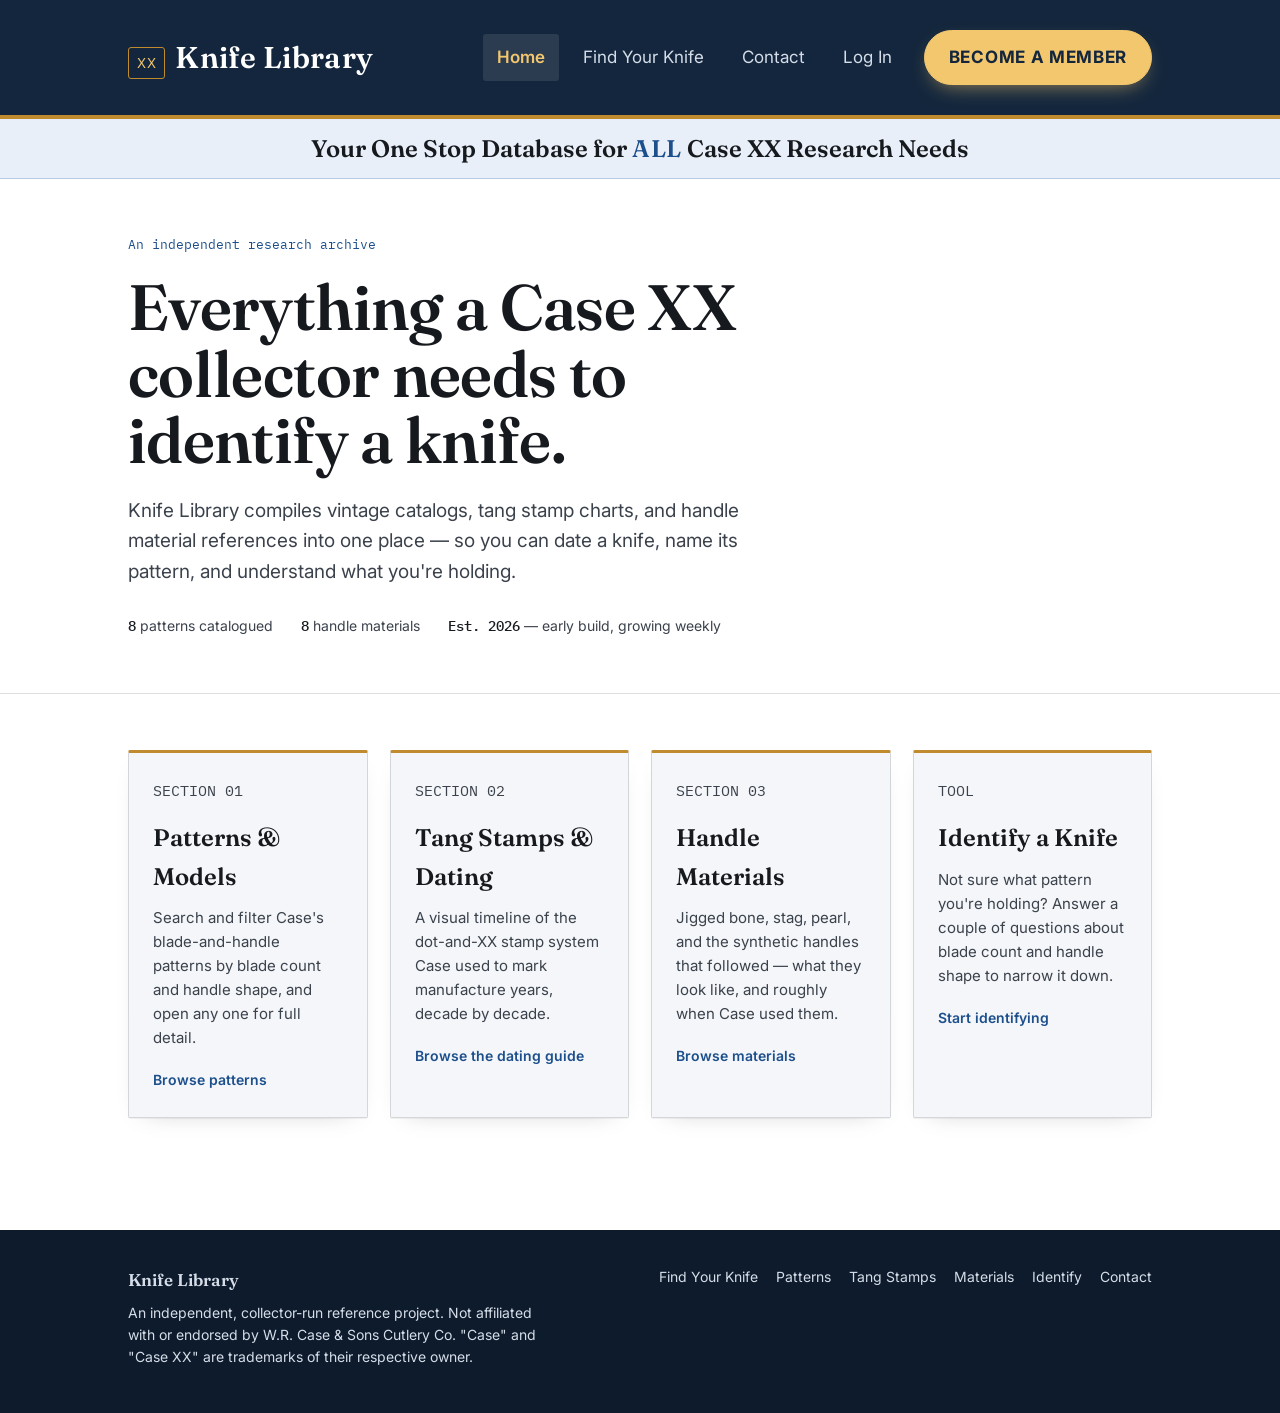
<file: index.html>
<!doctype html>
<html lang="en">
<head>
  <meta charset="utf-8" />
  <meta name="viewport" content="width=device-width, initial-scale=1" />
  <title>Knife Library — A research archive for Case XX collectors</title>
  <meta name="description" content="An independent reference archive for Case XX pocketknife collectors: patterns and models, tang stamp dating, and handle materials." />
  <link rel="preconnect" href="https://fonts.googleapis.com">
  <link rel="preconnect" href="https://fonts.gstatic.com" crossorigin>
  <link href="https://fonts.googleapis.com/css2?family=Fraunces:opsz,wght@9..144,500;9..144,600;9..144,700&family=Inter:wght@400;500;600&family=IBM+Plex+Mono:wght@400;500&display=swap" rel="stylesheet">
  <link rel="stylesheet" href="/styles.css" />
</head>
<body>

  <header class="site-header header-prominent">
    <div class="wrap">
      <a class="brand" href="/">
        <span class="brand-mark">XX</span>
        <span class="brand-name">Knife Library</span>
      </a>
      <nav class="main-nav" aria-label="Main">
        <a href="/" aria-current="page">Home</a>
        <a href="/find.html">Find Your Knife</a>
        <a href="/contact.html">Contact</a>
        <a href="/login.html">Log In</a>
        <a href="/join.html" class="nav-cta">BECOME A MEMBER</a>
      </nav>
    </div>
  </header>

  <section class="tagline-band" aria-label="About Knife Library">
    <div class="wrap">
      <p class="tagline">Your One Stop Database for <span class="tagline-em">ALL</span> Case XX Research Needs</p>
    </div>
  </section>

  <section class="hero">
    <div class="wrap">
      <p class="hero-eyebrow">An independent research archive</p>
      <h1>Everything a Case XX collector needs to identify a knife.</h1>
      <p class="lede">Knife Library compiles vintage catalogs, tang stamp charts, and handle material references into one place — so you can date a knife, name its pattern, and understand what you're holding.</p>
      <div class="hero-meta">
        <span><strong>8</strong> patterns catalogued</span>
        <span><strong>8</strong> handle materials</span>
        <span><strong>Est. 2026</strong> — early build, growing weekly</span>
      </div>
    </div>
  </section>

  <section class="drawers-section">
    <div class="wrap drawers">
      <a class="drawer" href="/patterns.html">
        <p class="drawer-label">SECTION 01</p>
        <h2>Patterns &amp; Models</h2>
        <p>Search and filter Case's blade-and-handle patterns by blade count and handle shape, and open any one for full detail.</p>
        <span class="drawer-cta">Browse patterns</span>
      </a>
      <a class="drawer" href="/tang-stamps.html">
        <p class="drawer-label">SECTION 02</p>
        <h2>Tang Stamps &amp; Dating</h2>
        <p>A visual timeline of the dot-and-XX stamp system Case used to mark manufacture years, decade by decade.</p>
        <span class="drawer-cta">Browse the dating guide</span>
      </a>
      <a class="drawer" href="/materials.html">
        <p class="drawer-label">SECTION 03</p>
        <h2>Handle Materials</h2>
        <p>Jigged bone, stag, pearl, and the synthetic handles that followed — what they look like, and roughly when Case used them.</p>
        <span class="drawer-cta">Browse materials</span>
      </a>
      <a class="drawer" href="/identify.html">
        <p class="drawer-label">TOOL</p>
        <h2>Identify a Knife</h2>
        <p>Not sure what pattern you're holding? Answer a couple of questions about blade count and handle shape to narrow it down.</p>
        <span class="drawer-cta">Start identifying</span>
      </a>
    </div>
  </section>

  <footer class="site-footer">
    <div class="wrap">
      <div>
        <p class="foot-brand">Knife Library</p>
        <p>An independent, collector-run reference project. Not affiliated with or endorsed by W.R. Case &amp; Sons Cutlery Co. "Case" and "Case XX" are trademarks of their respective owner.</p>
      </div>
      <nav aria-label="Reference">
        <a href="/find.html">Find Your Knife</a>
        <a href="/patterns.html">Patterns</a>
        <a href="/tang-stamps.html">Tang Stamps</a>
        <a href="/materials.html">Materials</a>
        <a href="/identify.html">Identify</a>
        <a href="/contact.html">Contact</a>
      </nav>
    </div>
  </footer>

</body>
</html>
</file>
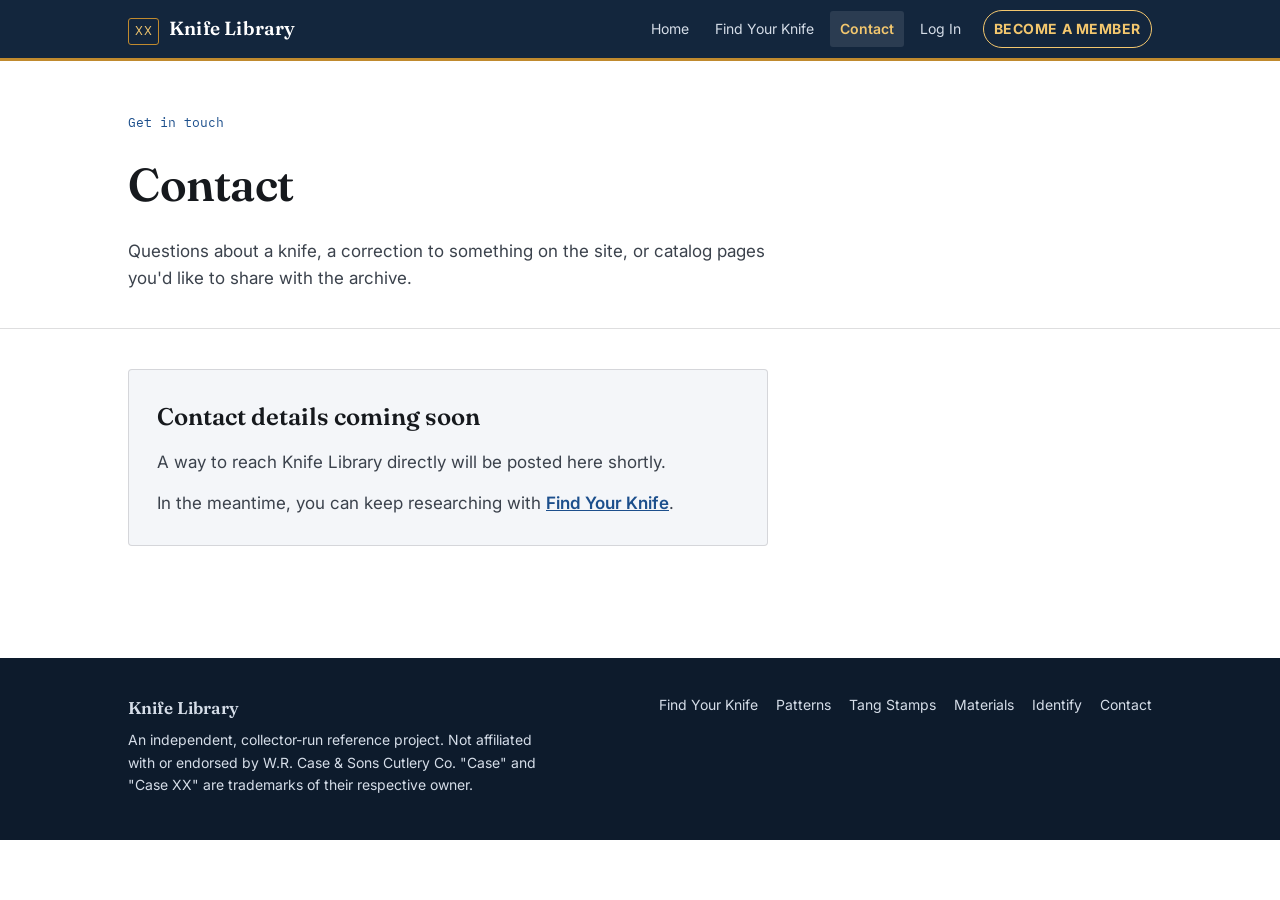
<file: contact.html>
<!doctype html>
<html lang="en">
<head>
  <meta charset="utf-8" />
  <meta name="viewport" content="width=device-width, initial-scale=1" />
  <title>Contact — Knife Library</title>
  <meta name="description" content="Contact Knife Library." />
  <link rel="preconnect" href="https://fonts.googleapis.com">
  <link rel="preconnect" href="https://fonts.gstatic.com" crossorigin>
  <link href="https://fonts.googleapis.com/css2?family=Fraunces:opsz,wght@9..144,500;9..144,600;9..144,700&family=Inter:wght@400;500;600&family=IBM+Plex+Mono:wght@400;500&display=swap" rel="stylesheet">
  <link rel="stylesheet" href="/styles.css" />
</head>
<body>

  <header class="site-header">
    <div class="wrap">
      <a class="brand" href="/">
        <span class="brand-mark">XX</span>
        <span class="brand-name">Knife Library</span>
      </a>
      <nav class="main-nav" aria-label="Main">
        <a href="/">Home</a>
        <a href="/find.html">Find Your Knife</a>
        <a href="/contact.html" aria-current="page">Contact</a>
        <a href="/login.html">Log In</a>
        <a href="/join.html" class="nav-cta">BECOME A MEMBER</a>
      </nav>
    </div>
  </header>

  <section class="page-head">
    <div class="wrap">
      <p class="hero-eyebrow">Get in touch</p>
      <h1>Contact</h1>
      <p class="lede">Questions about a knife, a correction to something on the site, or catalog pages you'd like to share with the archive.</p>
    </div>
  </section>

  <section class="wrap info-section">
    <div class="info-card">
      <h2>Contact details coming soon</h2>
      <p>A way to reach Knife Library directly will be posted here shortly.</p>
      <p>In the meantime, you can keep researching with <a href="/find.html">Find Your Knife</a>.</p>
    </div>
  </section>

  <footer class="site-footer">
    <div class="wrap">
      <div>
        <p class="foot-brand">Knife Library</p>
        <p>An independent, collector-run reference project. Not affiliated with or endorsed by W.R. Case &amp; Sons Cutlery Co. "Case" and "Case XX" are trademarks of their respective owner.</p>
      </div>
      <nav aria-label="Reference">
        <a href="/find.html">Find Your Knife</a>
        <a href="/patterns.html">Patterns</a>
        <a href="/tang-stamps.html">Tang Stamps</a>
        <a href="/materials.html">Materials</a>
        <a href="/identify.html">Identify</a>
        <a href="/contact.html">Contact</a>
      </nav>
    </div>
  </footer>

</body>
</html>
</file>
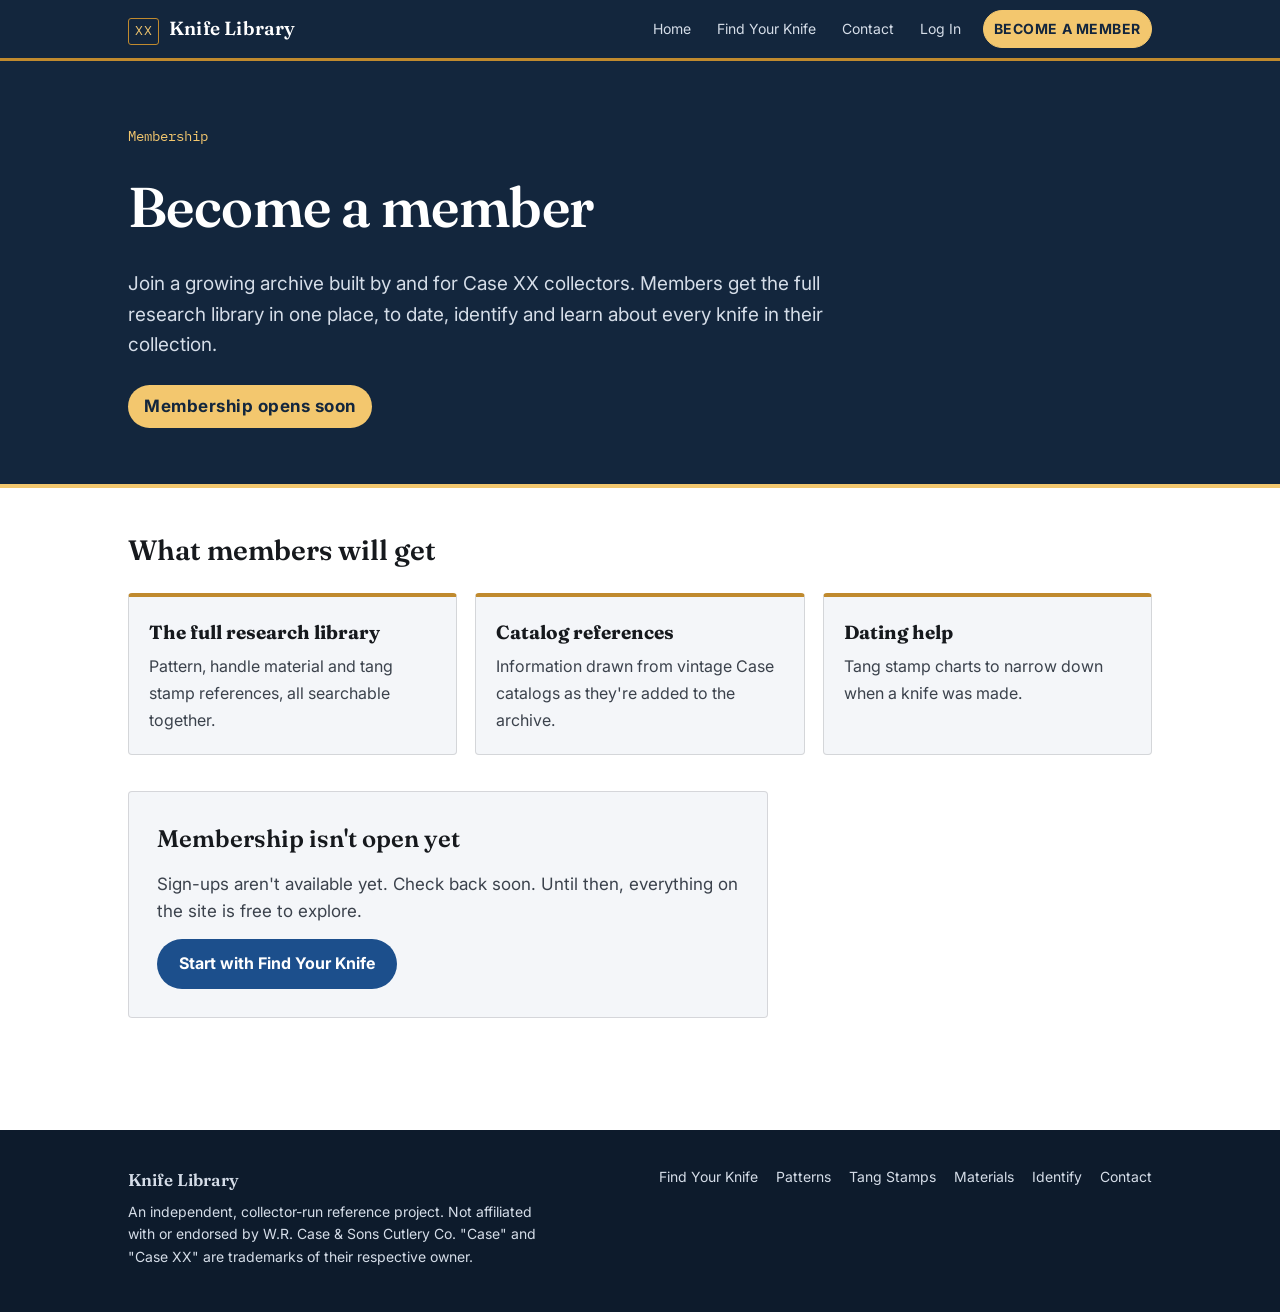
<file: join.html>
<!doctype html>
<html lang="en">
<head>
  <meta charset="utf-8" />
  <meta name="viewport" content="width=device-width, initial-scale=1" />
  <title>Become a Member — Knife Library</title>
  <meta name="description" content="Become a Knife Library member." />
  <link rel="preconnect" href="https://fonts.googleapis.com">
  <link rel="preconnect" href="https://fonts.gstatic.com" crossorigin>
  <link href="https://fonts.googleapis.com/css2?family=Fraunces:opsz,wght@9..144,500;9..144,600;9..144,700&family=Inter:wght@400;500;600&family=IBM+Plex+Mono:wght@400;500&display=swap" rel="stylesheet">
  <link rel="stylesheet" href="/styles.css" />
</head>
<body>

  <header class="site-header">
    <div class="wrap">
      <a class="brand" href="/">
        <span class="brand-mark">XX</span>
        <span class="brand-name">Knife Library</span>
      </a>
      <nav class="main-nav" aria-label="Main">
        <a href="/">Home</a>
        <a href="/find.html">Find Your Knife</a>
        <a href="/contact.html">Contact</a>
        <a href="/login.html">Log In</a>
        <a href="/join.html" class="nav-cta" aria-current="page">BECOME A MEMBER</a>
      </nav>
    </div>
  </header>

  <section class="join-hero">
    <div class="wrap">
      <p class="join-eyebrow">Membership</p>
      <h1>Become a member</h1>
      <p class="join-lede">Join a growing archive built by and for Case XX collectors. Members get the full research library in one place, to date, identify and learn about every knife in their collection.</p>
      <p class="join-status">Membership opens soon</p>
    </div>
  </section>

  <section class="wrap info-section">
    <h2 class="join-subhead">What members will get</h2>
    <ul class="benefit-list">
      <li><strong>The full research library</strong><span>Pattern, handle material and tang stamp references, all searchable together.</span></li>
      <li><strong>Catalog references</strong><span>Information drawn from vintage Case catalogs as they're added to the archive.</span></li>
      <li><strong>Dating help</strong><span>Tang stamp charts to narrow down when a knife was made.</span></li>
    </ul>
    <div class="info-card join-card">
      <h2>Membership isn't open yet</h2>
      <p>Sign-ups aren't available yet. Check back soon. Until then, everything on the site is free to explore.</p>
      <p><a class="cta-button" href="/find.html">Start with Find Your Knife</a></p>
    </div>
  </section>

  <footer class="site-footer">
    <div class="wrap">
      <div>
        <p class="foot-brand">Knife Library</p>
        <p>An independent, collector-run reference project. Not affiliated with or endorsed by W.R. Case &amp; Sons Cutlery Co. "Case" and "Case XX" are trademarks of their respective owner.</p>
      </div>
      <nav aria-label="Reference">
        <a href="/find.html">Find Your Knife</a>
        <a href="/patterns.html">Patterns</a>
        <a href="/tang-stamps.html">Tang Stamps</a>
        <a href="/materials.html">Materials</a>
        <a href="/identify.html">Identify</a>
        <a href="/contact.html">Contact</a>
      </nav>
    </div>
  </footer>

</body>
</html>
</file>
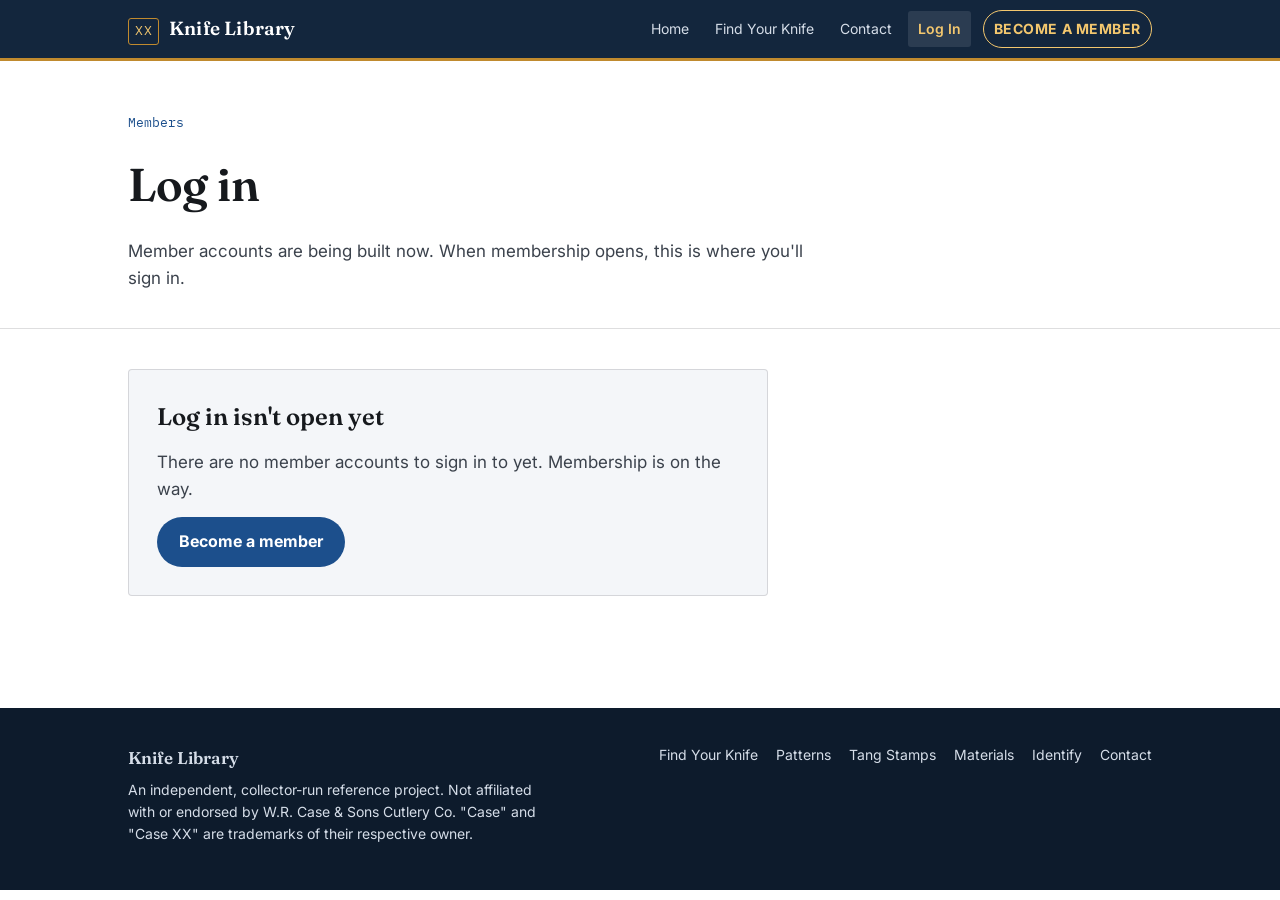
<file: login.html>
<!doctype html>
<html lang="en">
<head>
  <meta charset="utf-8" />
  <meta name="viewport" content="width=device-width, initial-scale=1" />
  <title>Log In — Knife Library</title>
  <meta name="description" content="Member log in for Knife Library." />
  <link rel="preconnect" href="https://fonts.googleapis.com">
  <link rel="preconnect" href="https://fonts.gstatic.com" crossorigin>
  <link href="https://fonts.googleapis.com/css2?family=Fraunces:opsz,wght@9..144,500;9..144,600;9..144,700&family=Inter:wght@400;500;600&family=IBM+Plex+Mono:wght@400;500&display=swap" rel="stylesheet">
  <link rel="stylesheet" href="/styles.css" />
</head>
<body>

  <header class="site-header">
    <div class="wrap">
      <a class="brand" href="/">
        <span class="brand-mark">XX</span>
        <span class="brand-name">Knife Library</span>
      </a>
      <nav class="main-nav" aria-label="Main">
        <a href="/">Home</a>
        <a href="/find.html">Find Your Knife</a>
        <a href="/contact.html">Contact</a>
        <a href="/login.html" aria-current="page">Log In</a>
        <a href="/join.html" class="nav-cta">BECOME A MEMBER</a>
      </nav>
    </div>
  </header>

  <section class="page-head">
    <div class="wrap">
      <p class="hero-eyebrow">Members</p>
      <h1>Log in</h1>
      <p class="lede">Member accounts are being built now. When membership opens, this is where you'll sign in.</p>
    </div>
  </section>

  <section class="wrap info-section">
    <div class="info-card">
      <h2>Log in isn't open yet</h2>
      <p>There are no member accounts to sign in to yet. Membership is on the way.</p>
      <p><a class="cta-button" href="/join.html">Become a member</a></p>
    </div>
  </section>

  <footer class="site-footer">
    <div class="wrap">
      <div>
        <p class="foot-brand">Knife Library</p>
        <p>An independent, collector-run reference project. Not affiliated with or endorsed by W.R. Case &amp; Sons Cutlery Co. "Case" and "Case XX" are trademarks of their respective owner.</p>
      </div>
      <nav aria-label="Reference">
        <a href="/find.html">Find Your Knife</a>
        <a href="/patterns.html">Patterns</a>
        <a href="/tang-stamps.html">Tang Stamps</a>
        <a href="/materials.html">Materials</a>
        <a href="/identify.html">Identify</a>
        <a href="/contact.html">Contact</a>
      </nav>
    </div>
  </footer>

</body>
</html>
</file>
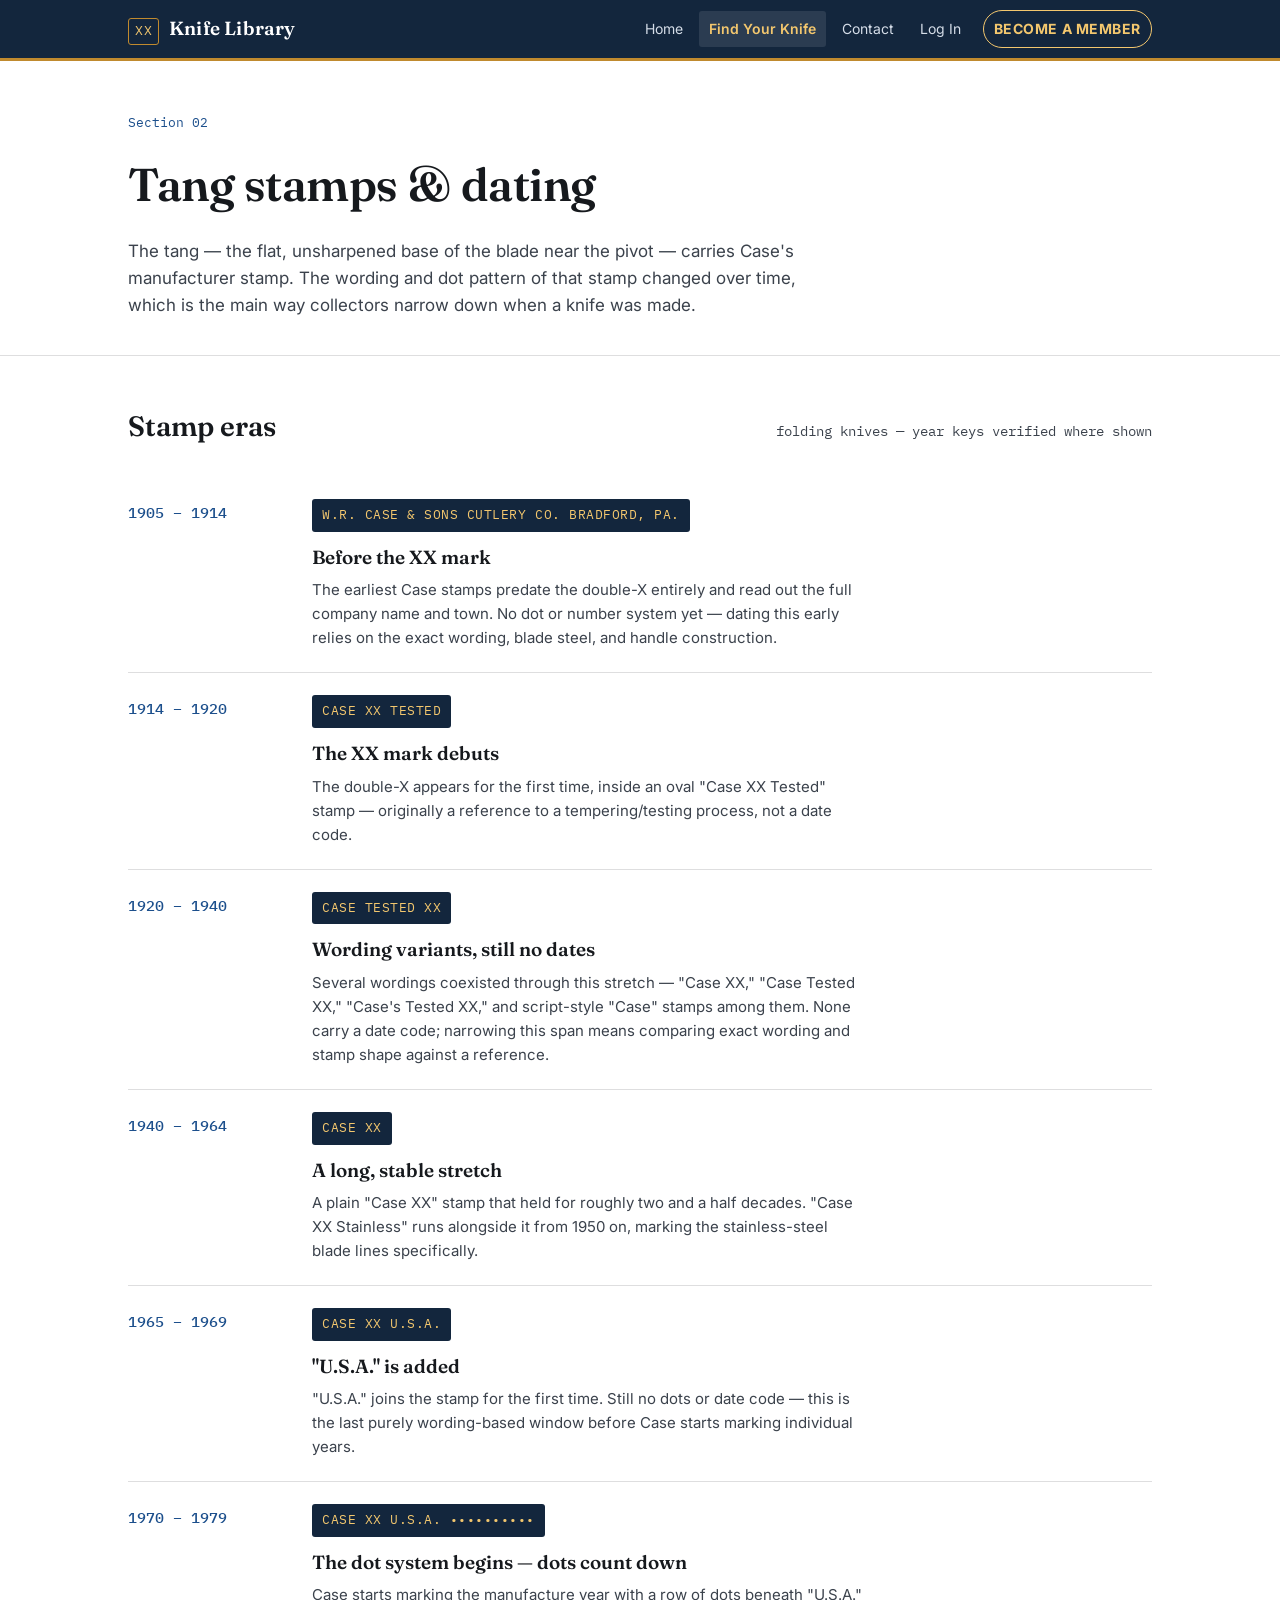
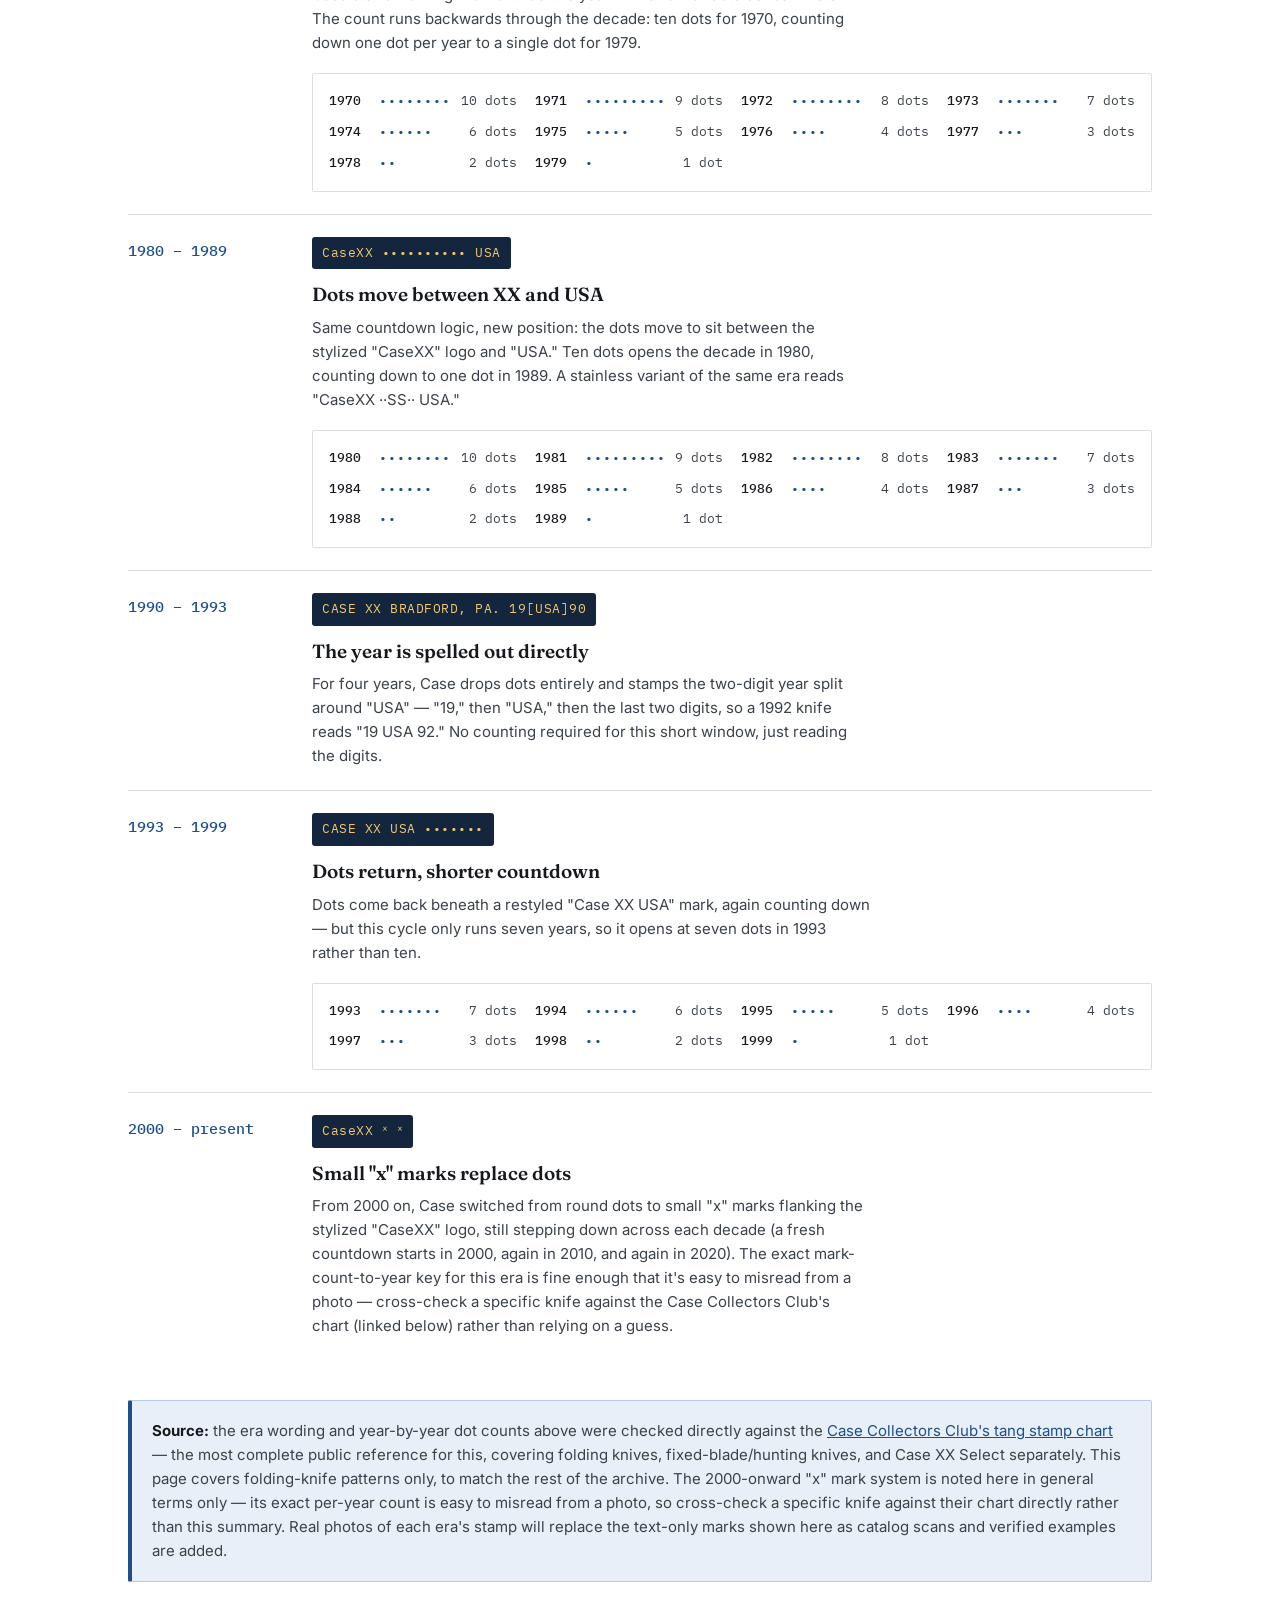
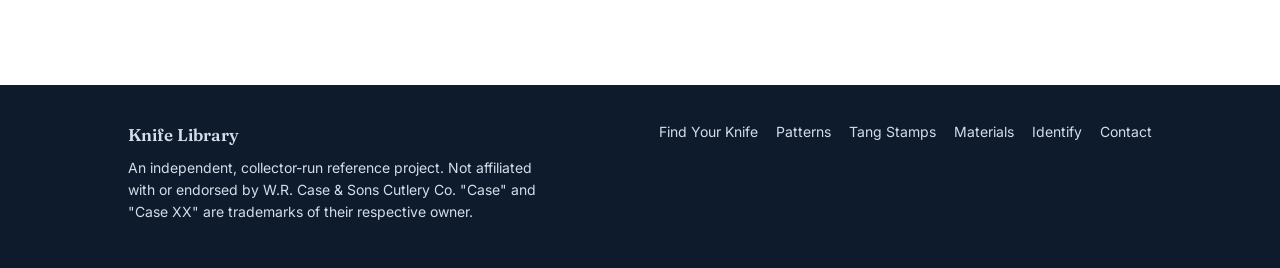
<file: tang-stamps.html>
<!doctype html>
<html lang="en">
<head>
  <meta charset="utf-8" />
  <meta name="viewport" content="width=device-width, initial-scale=1" />
  <title>Tang Stamps &amp; Dating — Knife Library</title>
  <meta name="description" content="How to read Case XX tang stamps to date a knife, decade by decade, from the earliest stampings to the modern numeric-year system." />
  <link rel="preconnect" href="https://fonts.googleapis.com">
  <link rel="preconnect" href="https://fonts.gstatic.com" crossorigin>
  <link href="https://fonts.googleapis.com/css2?family=Fraunces:opsz,wght@9..144,500;9..144,600;9..144,700&family=Inter:wght@400;500;600&family=IBM+Plex+Mono:wght@400;500&display=swap" rel="stylesheet">
  <link rel="stylesheet" href="/styles.css" />
</head>
<body>

  <header class="site-header">
    <div class="wrap">
      <a class="brand" href="/">
        <span class="brand-mark">XX</span>
        <span class="brand-name">Knife Library</span>
      </a>
      <nav class="main-nav" aria-label="Main">
        <a href="/">Home</a>
        <a href="/find.html" aria-current="page">Find Your Knife</a>
        <a href="/contact.html">Contact</a>
        <a href="/login.html">Log In</a>
        <a href="/join.html" class="nav-cta">BECOME A MEMBER</a>
      </nav>
    </div>
  </header>

  <section class="page-head">
    <div class="wrap">
      <p class="hero-eyebrow">Section 02</p>
      <h1>Tang stamps &amp; dating</h1>
      <p class="lede">The tang — the flat, unsharpened base of the blade near the pivot — carries Case's manufacturer stamp. The wording and dot pattern of that stamp changed over time, which is the main way collectors narrow down when a knife was made.</p>
    </div>
  </section>

  <section class="section">
    <div class="wrap">
      <div class="section-head">
        <h2>Stamp eras</h2>
        <span class="section-note">folding knives — year keys verified where shown</span>
      </div>

      <div class="stamp-timeline">
        <div class="stamp-row">
          <div class="stamp-years">1905 – 1914</div>
          <div class="stamp-detail">
            <span class="stamp-mark">W.R. CASE &amp; SONS CUTLERY CO. BRADFORD, PA.</span>
            <h3>Before the XX mark</h3>
            <p>The earliest Case stamps predate the double-X entirely and read out the full company name and town. No dot or number system yet — dating this early relies on the exact wording, blade steel, and handle construction.</p>
          </div>
        </div>
        <div class="stamp-row">
          <div class="stamp-years">1914 – 1920</div>
          <div class="stamp-detail">
            <span class="stamp-mark">CASE XX TESTED</span>
            <h3>The XX mark debuts</h3>
            <p>The double-X appears for the first time, inside an oval &quot;Case XX Tested&quot; stamp — originally a reference to a tempering/testing process, not a date code.</p>
          </div>
        </div>
        <div class="stamp-row">
          <div class="stamp-years">1920 – 1940</div>
          <div class="stamp-detail">
            <span class="stamp-mark">CASE TESTED XX</span>
            <h3>Wording variants, still no dates</h3>
            <p>Several wordings coexisted through this stretch — &quot;Case XX,&quot; &quot;Case Tested XX,&quot; &quot;Case's Tested XX,&quot; and script-style &quot;Case&quot; stamps among them. None carry a date code; narrowing this span means comparing exact wording and stamp shape against a reference.</p>
          </div>
        </div>
        <div class="stamp-row">
          <div class="stamp-years">1940 – 1964</div>
          <div class="stamp-detail">
            <span class="stamp-mark">CASE XX</span>
            <h3>A long, stable stretch</h3>
            <p>A plain &quot;Case XX&quot; stamp that held for roughly two and a half decades. &quot;Case XX Stainless&quot; runs alongside it from 1950 on, marking the stainless-steel blade lines specifically.</p>
          </div>
        </div>
        <div class="stamp-row">
          <div class="stamp-years">1965 – 1969</div>
          <div class="stamp-detail">
            <span class="stamp-mark">CASE XX U.S.A.</span>
            <h3>&quot;U.S.A.&quot; is added</h3>
            <p>&quot;U.S.A.&quot; joins the stamp for the first time. Still no dots or date code — this is the last purely wording-based window before Case starts marking individual years.</p>
          </div>
        </div>
        <div class="stamp-row">
          <div class="stamp-years">1970 – 1979</div>
          <div class="stamp-detail">
            <span class="stamp-mark">CASE XX U.S.A. ••••••••••</span>
            <h3>The dot system begins — dots count down</h3>
            <p>Case starts marking the manufacture year with a row of dots beneath &quot;U.S.A.&quot; The count runs backwards through the decade: ten dots for 1970, counting down one dot per year to a single dot for 1979.</p>
          <ul class="year-key">
            <li><span class="yk-year">1970</span><span class="dot-count" aria-hidden="true">&bull;&bull;&bull;&bull;&bull;&bull;&bull;&bull;&bull;&bull;</span><span class="yk-count">10 dots</span></li>
            <li><span class="yk-year">1971</span><span class="dot-count" aria-hidden="true">&bull;&bull;&bull;&bull;&bull;&bull;&bull;&bull;&bull;</span><span class="yk-count">9 dots</span></li>
            <li><span class="yk-year">1972</span><span class="dot-count" aria-hidden="true">&bull;&bull;&bull;&bull;&bull;&bull;&bull;&bull;</span><span class="yk-count">8 dots</span></li>
            <li><span class="yk-year">1973</span><span class="dot-count" aria-hidden="true">&bull;&bull;&bull;&bull;&bull;&bull;&bull;</span><span class="yk-count">7 dots</span></li>
            <li><span class="yk-year">1974</span><span class="dot-count" aria-hidden="true">&bull;&bull;&bull;&bull;&bull;&bull;</span><span class="yk-count">6 dots</span></li>
            <li><span class="yk-year">1975</span><span class="dot-count" aria-hidden="true">&bull;&bull;&bull;&bull;&bull;</span><span class="yk-count">5 dots</span></li>
            <li><span class="yk-year">1976</span><span class="dot-count" aria-hidden="true">&bull;&bull;&bull;&bull;</span><span class="yk-count">4 dots</span></li>
            <li><span class="yk-year">1977</span><span class="dot-count" aria-hidden="true">&bull;&bull;&bull;</span><span class="yk-count">3 dots</span></li>
            <li><span class="yk-year">1978</span><span class="dot-count" aria-hidden="true">&bull;&bull;</span><span class="yk-count">2 dots</span></li>
            <li><span class="yk-year">1979</span><span class="dot-count" aria-hidden="true">&bull;</span><span class="yk-count">1 dot</span></li>
          </ul>
          </div>
        </div>
        <div class="stamp-row">
          <div class="stamp-years">1980 – 1989</div>
          <div class="stamp-detail">
            <span class="stamp-mark">CaseXX •••••••••• USA</span>
            <h3>Dots move between XX and USA</h3>
            <p>Same countdown logic, new position: the dots move to sit between the stylized &quot;CaseXX&quot; logo and &quot;USA.&quot; Ten dots opens the decade in 1980, counting down to one dot in 1989. A stainless variant of the same era reads &quot;CaseXX ··SS·· USA.&quot;</p>
          <ul class="year-key">
            <li><span class="yk-year">1980</span><span class="dot-count" aria-hidden="true">&bull;&bull;&bull;&bull;&bull;&bull;&bull;&bull;&bull;&bull;</span><span class="yk-count">10 dots</span></li>
            <li><span class="yk-year">1981</span><span class="dot-count" aria-hidden="true">&bull;&bull;&bull;&bull;&bull;&bull;&bull;&bull;&bull;</span><span class="yk-count">9 dots</span></li>
            <li><span class="yk-year">1982</span><span class="dot-count" aria-hidden="true">&bull;&bull;&bull;&bull;&bull;&bull;&bull;&bull;</span><span class="yk-count">8 dots</span></li>
            <li><span class="yk-year">1983</span><span class="dot-count" aria-hidden="true">&bull;&bull;&bull;&bull;&bull;&bull;&bull;</span><span class="yk-count">7 dots</span></li>
            <li><span class="yk-year">1984</span><span class="dot-count" aria-hidden="true">&bull;&bull;&bull;&bull;&bull;&bull;</span><span class="yk-count">6 dots</span></li>
            <li><span class="yk-year">1985</span><span class="dot-count" aria-hidden="true">&bull;&bull;&bull;&bull;&bull;</span><span class="yk-count">5 dots</span></li>
            <li><span class="yk-year">1986</span><span class="dot-count" aria-hidden="true">&bull;&bull;&bull;&bull;</span><span class="yk-count">4 dots</span></li>
            <li><span class="yk-year">1987</span><span class="dot-count" aria-hidden="true">&bull;&bull;&bull;</span><span class="yk-count">3 dots</span></li>
            <li><span class="yk-year">1988</span><span class="dot-count" aria-hidden="true">&bull;&bull;</span><span class="yk-count">2 dots</span></li>
            <li><span class="yk-year">1989</span><span class="dot-count" aria-hidden="true">&bull;</span><span class="yk-count">1 dot</span></li>
          </ul>
          </div>
        </div>
        <div class="stamp-row">
          <div class="stamp-years">1990 – 1993</div>
          <div class="stamp-detail">
            <span class="stamp-mark">CASE XX BRADFORD, PA. 19[USA]90</span>
            <h3>The year is spelled out directly</h3>
            <p>For four years, Case drops dots entirely and stamps the two-digit year split around &quot;USA&quot; — &quot;19,&quot; then &quot;USA,&quot; then the last two digits, so a 1992 knife reads &quot;19 USA 92.&quot; No counting required for this short window, just reading the digits.</p>
          </div>
        </div>
        <div class="stamp-row">
          <div class="stamp-years">1993 – 1999</div>
          <div class="stamp-detail">
            <span class="stamp-mark">CASE XX USA •••••••</span>
            <h3>Dots return, shorter countdown</h3>
            <p>Dots come back beneath a restyled &quot;Case XX USA&quot; mark, again counting down — but this cycle only runs seven years, so it opens at seven dots in 1993 rather than ten.</p>
          <ul class="year-key">
            <li><span class="yk-year">1993</span><span class="dot-count" aria-hidden="true">&bull;&bull;&bull;&bull;&bull;&bull;&bull;</span><span class="yk-count">7 dots</span></li>
            <li><span class="yk-year">1994</span><span class="dot-count" aria-hidden="true">&bull;&bull;&bull;&bull;&bull;&bull;</span><span class="yk-count">6 dots</span></li>
            <li><span class="yk-year">1995</span><span class="dot-count" aria-hidden="true">&bull;&bull;&bull;&bull;&bull;</span><span class="yk-count">5 dots</span></li>
            <li><span class="yk-year">1996</span><span class="dot-count" aria-hidden="true">&bull;&bull;&bull;&bull;</span><span class="yk-count">4 dots</span></li>
            <li><span class="yk-year">1997</span><span class="dot-count" aria-hidden="true">&bull;&bull;&bull;</span><span class="yk-count">3 dots</span></li>
            <li><span class="yk-year">1998</span><span class="dot-count" aria-hidden="true">&bull;&bull;</span><span class="yk-count">2 dots</span></li>
            <li><span class="yk-year">1999</span><span class="dot-count" aria-hidden="true">&bull;</span><span class="yk-count">1 dot</span></li>
          </ul>
          </div>
        </div>
        <div class="stamp-row">
          <div class="stamp-years">2000 – present</div>
          <div class="stamp-detail">
            <span class="stamp-mark">CaseXX ˣ ˣ</span>
            <h3>Small &quot;x&quot; marks replace dots</h3>
            <p>From 2000 on, Case switched from round dots to small &quot;x&quot; marks flanking the stylized &quot;CaseXX&quot; logo, still stepping down across each decade (a fresh countdown starts in 2000, again in 2010, and again in 2020). The exact mark-count-to-year key for this era is fine enough that it's easy to misread from a photo — cross-check a specific knife against the Case Collectors Club's chart (linked below) rather than relying on a guess.</p>
          </div>
        </div>
      </div>

      <p class="stamp-note"><strong>Source:</strong> the era wording and year-by-year dot counts above were checked directly against the <a href="https://www.casecollectorsclub.com/college/tang-stamps/" target="_blank" rel="noopener noreferrer">Case Collectors Club's tang stamp chart</a> — the most complete public reference for this, covering folding knives, fixed-blade/hunting knives, and Case XX Select separately. This page covers folding-knife patterns only, to match the rest of the archive. The 2000-onward "x" mark system is noted here in general terms only — its exact per-year count is easy to misread from a photo, so cross-check a specific knife against their chart directly rather than this summary. Real photos of each era's stamp will replace the text-only marks shown here as catalog scans and verified examples are added.</p>
    </div>
  </section>

  <footer class="site-footer">
    <div class="wrap">
      <div>
        <p class="foot-brand">Knife Library</p>
        <p>An independent, collector-run reference project. Not affiliated with or endorsed by W.R. Case &amp; Sons Cutlery Co. "Case" and "Case XX" are trademarks of their respective owner.</p>
      </div>
      <nav aria-label="Reference">
        <a href="/find.html">Find Your Knife</a>
        <a href="/patterns.html">Patterns</a>
        <a href="/tang-stamps.html">Tang Stamps</a>
        <a href="/materials.html">Materials</a>
        <a href="/identify.html">Identify</a>
        <a href="/contact.html">Contact</a>
      </nav>
    </div>
  </footer>

</body>
</html>
</file>
<file: styles.css>
/* ============================================================
   Knife Library — global stylesheet
   High-contrast reference theme: white pages, near-black text, navy accents.
   ============================================================ */

:root {
  --paper: #FFFFFF;
  --paper-dim: #F4F6F9;
  --ink: #16191D;
  --ink-soft: #3B424C;
  --oxblood: #1C4F8C;
  --oxblood-dark: #153C6C;
  --brass: #C08A2E;
  --brass-light: #F3C76E;
  --walnut: #13263D;
  --walnut-dark: #0D1B2C;
  --olive: #3E5C46;
  --tint: #E8EFF8;
  --tint-border: #B9CBE3;
  --on-dark: #FFFFFF;
  --on-dark-soft: #D5DDE8;
  --line: rgba(22, 25, 29, 0.14);
  --line-strong: rgba(22, 25, 29, 0.34);
  --shadow-card: 0 1px 0 rgba(22,25,29,0.05), 0 8px 24px -18px rgba(22,25,29,0.35);
  --shadow-hover: 0 1px 0 rgba(22,25,29,0.06), 0 16px 30px -18px rgba(22,25,29,0.45);

  --font-display: 'Fraunces', Georgia, serif;
  --font-body: 'Inter', -apple-system, BlinkMacSystemFont, 'Segoe UI', sans-serif;
  --font-mono: 'IBM Plex Mono', 'SFMono-Regular', Consolas, monospace;
}

@media (prefers-color-scheme: dark) {
  :root:not([data-theme="light"]) {
    --paper: #121417;
    --paper-dim: #1C2026;
    --ink: #F2F4F7;
    --ink-soft: #C9D0D9;
    --oxblood: #8DB8F5;
    --oxblood-dark: #6E9FE6;
    --brass: #E3B65C;
    --brass-light: #F3C76E;
    --walnut: #0A1522;
    --walnut-dark: #060E18;
    --olive: #9DBBA3;
    --tint: #1D2A3B;
    --tint-border: #34506F;
    --on-dark: #FFFFFF;
    --on-dark-soft: #C9D3DF;
    --line: rgba(242, 244, 247, 0.14);
    --line-strong: rgba(242, 244, 247, 0.32);
    --shadow-card: 0 1px 0 rgba(0,0,0,0.4), 0 8px 24px -18px rgba(0,0,0,0.7);
    --shadow-hover: 0 1px 0 rgba(0,0,0,0.5), 0 16px 30px -18px rgba(0,0,0,0.8);
  }
}

:root[data-theme="dark"] {
  --paper: #121417;
  --paper-dim: #1C2026;
  --ink: #F2F4F7;
  --ink-soft: #C9D0D9;
  --oxblood: #8DB8F5;
  --oxblood-dark: #6E9FE6;
  --brass: #E3B65C;
  --brass-light: #F3C76E;
  --walnut: #0A1522;
  --walnut-dark: #060E18;
  --olive: #9DBBA3;
  --tint: #1D2A3B;
  --tint-border: #34506F;
  --on-dark: #FFFFFF;
  --on-dark-soft: #C9D3DF;
  --line: rgba(242, 244, 247, 0.14);
  --line-strong: rgba(242, 244, 247, 0.32);
  --shadow-card: 0 1px 0 rgba(0,0,0,0.4), 0 8px 24px -18px rgba(0,0,0,0.7);
  --shadow-hover: 0 1px 0 rgba(0,0,0,0.5), 0 16px 30px -18px rgba(0,0,0,0.8);
}

* { box-sizing: border-box; }

html { -webkit-text-size-adjust: 100%; }

body {
  margin: 0;
  background: var(--paper);
  color: var(--ink);
  font-family: var(--font-body);
  font-size: 17px;
  line-height: 1.6;
  -webkit-font-smoothing: antialiased;
}

img { max-width: 100%; display: block; }
a { color: inherit; }
button { font-family: inherit; }

.wrap {
  max-width: 1080px;
  margin: 0 auto;
  padding: 0 28px;
}

/* ---------- Header ---------- */

.site-header {
  background: var(--walnut);
  color: var(--on-dark);
  border-bottom: 3px solid var(--brass);
}

.site-header .wrap {
  display: flex;
  align-items: center;
  justify-content: space-between;
  padding-top: 18px;
  padding-bottom: 18px;
  gap: 24px;
  flex-wrap: wrap;
}

.brand {
  display: flex;
  align-items: baseline;
  gap: 10px;
  text-decoration: none;
  color: var(--on-dark);
}

.brand-mark {
  font-family: var(--font-mono);
  font-size: 13px;
  letter-spacing: 0.04em;
  color: var(--brass-light);
  border: 1px solid var(--brass);
  border-radius: 3px;
  padding: 2px 6px;
}

.brand-name {
  font-family: var(--font-display);
  font-size: 22px;
  font-weight: 600;
  letter-spacing: 0.01em;
}

.main-nav {
  display: flex;
  gap: 6px;
  flex-wrap: wrap;
}

.main-nav a {
  text-decoration: none;
  color: var(--on-dark-soft);
  font-size: 15px;
  padding: 8px 12px;
  border-radius: 3px;
  transition: opacity 0.15s ease, background 0.15s ease;
}

.main-nav a:hover,
.main-nav a:focus-visible {
  color: var(--on-dark);
  background: rgba(255, 255, 255, 0.12);
}

.main-nav a[aria-current="page"] {
  background: rgba(255, 255, 255, 0.10);
  color: var(--brass-light);
  font-weight: 600;
}

/* ---------- Hero ---------- */

.hero {
  padding: 72px 0 56px;
  border-bottom: 1px solid var(--line);
}

.hero-eyebrow {
  font-family: var(--font-mono);
  font-size: 13px;
  color: var(--oxblood);
  margin: 0 0 18px;
}

.hero h1 {
  font-family: var(--font-display);
  font-size: clamp(38px, 5.5vw, 64px);
  line-height: 1.04;
  font-weight: 600;
  margin: 0 0 22px;
  max-width: 15ch;
  letter-spacing: -0.01em;
}

.hero p.lede {
  font-size: 19px;
  color: var(--ink-soft);
  max-width: 56ch;
  margin: 0;
}

.hero-meta {
  margin-top: 28px;
  display: flex;
  gap: 28px;
  flex-wrap: wrap;
  font-size: 14px;
  color: var(--ink-soft);
}

.hero-meta strong {
  color: var(--ink);
  font-family: var(--font-mono);
  font-weight: 500;
}

/* ---------- Drawers (home page section cards) ---------- */

.drawers-section {
  padding: 56px 0 72px;
}

.drawers {
  display: grid;
  grid-template-columns: repeat(auto-fit, minmax(230px, 1fr));
  gap: 22px;
}

@media (max-width: 560px) {
  .drawers { grid-template-columns: 1fr; }
}

.drawer {
  position: relative;
  background: var(--paper-dim);
  border: 1px solid var(--line);
  border-top: 3px solid var(--brass);
  border-radius: 2px;
  padding: 26px 24px 24px;
  text-decoration: none;
  color: var(--ink);
  box-shadow: var(--shadow-card);
  transition: transform 0.15s ease, box-shadow 0.15s ease;
  display: block;
}

.drawer:hover,
.drawer:focus-visible {
  transform: translateY(-3px);
  box-shadow: var(--shadow-hover);
}

.drawer-label {
  font-family: var(--font-mono);
  font-size: 13px;
  color: var(--oxblood);
  margin: 0 0 12px;
}

.drawer h2 {
  font-family: var(--font-display);
  font-size: 24px;
  font-weight: 600;
  margin: 0 0 10px;
}

.drawer p {
  font-size: 15px;
  color: var(--ink-soft);
  margin: 0 0 16px;
}

.drawer-cta {
  font-size: 14px;
  font-weight: 600;
  color: var(--oxblood);
}

/* ---------- Section headers on interior pages ---------- */

.page-head {
  padding: 52px 0 36px;
  border-bottom: 1px solid var(--line);
}

.page-head .hero-eyebrow { margin-bottom: 14px; }

.page-head h1 {
  font-family: var(--font-display);
  font-size: clamp(32px, 4.5vw, 46px);
  font-weight: 600;
  margin: 0 0 16px;
  letter-spacing: -0.01em;
}

.page-head p.lede {
  font-size: 17px;
  color: var(--ink-soft);
  max-width: 62ch;
  margin: 0;
}

/* ---------- Generic content sections ---------- */

.section {
  padding: 48px 0;
  border-bottom: 1px solid var(--line);
}

.section:last-of-type { border-bottom: none; }

.section-head {
  display: flex;
  align-items: baseline;
  justify-content: space-between;
  gap: 16px;
  margin-bottom: 28px;
  flex-wrap: wrap;
}

.section-head h2 {
  font-family: var(--font-display);
  font-size: 28px;
  font-weight: 600;
  margin: 0;
}

.section-note {
  font-size: 14px;
  color: var(--ink-soft);
  font-family: var(--font-mono);
}

/* ---------- Search & filter bar ---------- */

.toolbar {
  display: flex;
  gap: 14px;
  flex-wrap: wrap;
  align-items: center;
  margin-bottom: 28px;
  padding-bottom: 24px;
  border-bottom: 1px solid var(--line);
}

.search-input {
  flex: 1 1 240px;
  font-family: var(--font-body);
  font-size: 15px;
  padding: 10px 14px;
  border: 1px solid var(--line-strong);
  border-radius: 2px;
  background: var(--paper);
  color: var(--ink);
}

.search-input:focus-visible {
  outline: 2px solid var(--oxblood);
  outline-offset: 1px;
}

.filter-chips {
  display: flex;
  gap: 8px;
  flex-wrap: wrap;
}

.chip {
  font-family: var(--font-mono);
  font-size: 13px;
  padding: 7px 12px;
  border: 1px solid var(--line-strong);
  border-radius: 20px;
  background: transparent;
  color: var(--ink);
  cursor: pointer;
  transition: background 0.15s ease, color 0.15s ease, border-color 0.15s ease;
}

.chip:hover { border-color: var(--oxblood); color: var(--ink); }

.chip.active {
  background: var(--walnut);
  border-color: var(--walnut);
  color: var(--brass-light);
}

.empty-state {
  padding: 40px 0;
  color: var(--ink-soft);
  font-size: 15px;
}

/* ---------- Pattern cards ---------- */

.pattern-grid {
  display: grid;
  grid-template-columns: repeat(auto-fill, minmax(260px, 1fr));
  gap: 20px;
}

.pattern-card {
  border: 1px solid var(--line);
  background: var(--paper-dim);
  border-radius: 2px;
  padding: 20px;
  text-decoration: none;
  color: var(--ink);
  display: block;
  transition: transform 0.15s ease, box-shadow 0.15s ease, border-color 0.15s ease;
}

a.pattern-card:hover,
a.pattern-card:focus-visible {
  border-color: var(--oxblood);
  transform: translateY(-2px);
  box-shadow: var(--shadow-card);
}

.pattern-card .badge-row {
  display: flex;
  gap: 8px;
  flex-wrap: wrap;
  margin-bottom: 12px;
}

.badge {
  font-family: var(--font-mono);
  font-size: 13px;
  color: var(--oxblood);
  background: var(--tint);
  border: 1px solid var(--tint-border);
  display: inline-block;
  padding: 2px 8px;
  border-radius: 2px;
}

.pattern-card h3 {
  font-family: var(--font-display);
  font-size: 20px;
  margin: 0 0 8px;
  font-weight: 600;
}

.pattern-card p {
  font-size: 15px;
  color: var(--ink-soft);
  margin: 0 0 10px;
}

.pattern-card .card-link {
  font-size: 14px;
  font-weight: 600;
  color: var(--oxblood);
}

/* ---------- Detail pages ---------- */

.detail-head {
  padding: 44px 0 32px;
  border-bottom: 1px solid var(--line);
}

.back-link {
  display: inline-block;
  font-family: var(--font-mono);
  font-size: 13px;
  color: var(--ink-soft);
  text-decoration: none;
  margin-bottom: 20px;
}

.back-link:hover { color: var(--oxblood); text-decoration: underline; }

.detail-head h1 {
  font-family: var(--font-display);
  font-size: clamp(30px, 4.5vw, 42px);
  font-weight: 600;
  margin: 10px 0 16px;
}

.detail-photo-placeholder {
  margin-top: 24px;
  border: 1px dashed var(--line-strong);
  border-radius: 2px;
  padding: 32px 24px;
  text-align: center;
  color: var(--ink-soft);
  font-size: 14px;
  background: var(--paper-dim);
}

.detail-body {
  padding-top: 40px;
  padding-bottom: 64px;
  display: grid;
  grid-template-columns: 2fr 1fr;
  gap: 40px;
}

@media (max-width: 760px) {
  .detail-body { grid-template-columns: 1fr; }
}

.detail-body h2 {
  font-family: var(--font-display);
  font-size: 22px;
  font-weight: 600;
  margin: 0 0 14px;
}

.detail-body p {
  font-size: 16px;
  color: var(--ink-soft);
  margin: 0 0 16px;
}

.spec-list {
  list-style: none;
  margin: 0;
  padding: 0;
  border: 1px solid var(--line);
  border-radius: 2px;
  overflow: hidden;
}

.spec-list li {
  display: flex;
  justify-content: space-between;
  gap: 12px;
  padding: 12px 16px;
  border-bottom: 1px solid var(--line);
  font-size: 14px;
  background: var(--paper-dim);
}

.spec-list li:last-child { border-bottom: none; }

.spec-list .spec-label { color: var(--ink-soft); }
.spec-list .spec-value {
  font-family: var(--font-mono);
  color: var(--ink);
  text-align: right;
}

/* ---------- Tang stamp timeline ---------- */

.stamp-timeline {
  display: flex;
  flex-direction: column;
  gap: 0;
}

.stamp-row {
  display: grid;
  grid-template-columns: 160px 1fr;
  gap: 24px;
  padding: 22px 0;
  border-top: 1px solid var(--line);
  align-items: start;
}

.stamp-row:first-child { border-top: none; }

@media (max-width: 640px) {
  .stamp-row { grid-template-columns: 1fr; gap: 10px; }
}

.stamp-years {
  font-family: var(--font-mono);
  font-size: 15px;
  color: var(--oxblood);
  font-weight: 500;
  padding-top: 2px;
}

.stamp-mark {
  display: inline-flex;
  align-items: center;
  justify-content: center;
  font-family: var(--font-mono);
  font-size: 13px;
  letter-spacing: 0.04em;
  background: var(--walnut);
  color: var(--brass-light);
  border-radius: 3px;
  padding: 6px 10px;
  margin-bottom: 10px;
}

.stamp-detail h3 {
  font-family: var(--font-display);
  font-size: 19px;
  margin: 0 0 6px;
  font-weight: 600;
}

.stamp-detail p {
  font-size: 15px;
  color: var(--ink-soft);
  margin: 0;
  max-width: 62ch;
}

.stamp-note {
  margin-top: 40px;
  background: var(--tint);
  border: 1px solid var(--tint-border);
  border-left: 4px solid var(--oxblood);
  border-radius: 2px;
  padding: 18px 20px;
  font-size: 15px;
  color: var(--ink-soft);
}

.stamp-note strong { color: var(--ink); }
.stamp-note a { color: var(--oxblood); text-decoration: underline; }

/* ---------- Tang stamp year key ---------- */

.year-key {
  list-style: none;
  margin: 18px 0 0;
  padding: 14px 16px;
  background: var(--paper);
  border: 1px solid var(--line);
  border-radius: 2px;
  display: grid;
  grid-template-columns: repeat(auto-fill, minmax(150px, 1fr));
  gap: 4px 18px;
}

.year-key li {
  display: flex;
  align-items: baseline;
  gap: 8px;
  font-family: var(--font-mono);
  font-size: 13px;
  padding: 3px 0;
}

.yk-year {
  color: var(--ink);
  font-weight: 500;
  min-width: 3.2em;
}

.dot-count {
  color: var(--oxblood);
  letter-spacing: 1px;
  flex: 1;
  overflow: hidden;
  white-space: nowrap;
}

.yk-count {
  color: var(--ink-soft);
  font-size: 13px;
}

/* ---------- Materials swatches ---------- */

.material-grid {
  display: grid;
  grid-template-columns: repeat(auto-fill, minmax(240px, 1fr));
  gap: 20px;
}

.material-card {
  border: 1px solid var(--line);
  border-radius: 2px;
  overflow: hidden;
  background: var(--paper-dim);
  text-decoration: none;
  color: var(--ink);
  display: block;
  transition: transform 0.15s ease, box-shadow 0.15s ease, border-color 0.15s ease;
}

a.material-card:hover,
a.material-card:focus-visible {
  border-color: var(--oxblood);
  transform: translateY(-2px);
  box-shadow: var(--shadow-card);
}

.material-swatch {
  height: 84px;
  border-bottom: 1px solid var(--line);
}

.material-body { padding: 16px 18px 18px; }

.material-body h3 {
  font-family: var(--font-display);
  font-size: 18px;
  margin: 0 0 6px;
  font-weight: 600;
}

.material-body p {
  font-size: 14px;
  color: var(--ink-soft);
  margin: 0;
}

.material-era {
  font-family: var(--font-mono);
  font-size: 13px;
  color: var(--ink-soft);
  margin-top: 10px;
}

.sw-amber-bone { background: linear-gradient(135deg, #C98A3E, #8F5A22 40%, #6E421A); }
.sw-red-bone { background: linear-gradient(135deg, #8E3A2E, #5E2019 45%, #451711); }
.sw-chestnut-bone { background: linear-gradient(135deg, #6B4A2E, #4A3320 45%, #362514); }
.sw-rogers-bone { background: linear-gradient(135deg, #4A3E33, #2C231C 50%, #1C1712); }
.sw-stag { background: linear-gradient(135deg, #C9B18A, #A88958 40%, #7C6640); }
.sw-pearl { background: linear-gradient(135deg, #F3EFE6, #DCD6C8 40%, #C7BEA9); }
.sw-second-cut-stag { background: linear-gradient(135deg, #B7936A, #8C6B45 45%, #63492C); }
.sw-delrin { background: linear-gradient(135deg, #2B2B2B, #161616 55%, #0B0B0B); }

/* ---------- Identify tool ---------- */

.identify-panel {
  background: var(--paper-dim);
  border: 1px solid var(--line);
  border-radius: 2px;
  padding: 28px;
  margin-bottom: 36px;
}

.identify-field { margin: 0 0 22px; padding: 0; border: 0; min-width: 0; }
.identify-field:last-child { margin-bottom: 0; }

.identify-field legend {
  font-family: var(--font-mono);
  font-size: 13px;
  color: var(--oxblood);
  margin-bottom: 10px;
  padding: 0;
}

.option-row {
  display: flex;
  gap: 8px;
  flex-wrap: wrap;
}

.option-btn {
  font-size: 14px;
  padding: 8px 14px;
  border: 1px solid var(--line-strong);
  border-radius: 2px;
  background: var(--paper);
  color: var(--ink);
  cursor: pointer;
  transition: background 0.15s ease, color 0.15s ease, border-color 0.15s ease;
}

.option-btn:hover { border-color: var(--oxblood); }

.option-btn.active {
  background: var(--oxblood);
  border-color: var(--oxblood);
  color: var(--paper);
  font-weight: 600;
}

.reset-link {
  background: none;
  border: none;
  color: var(--ink-soft);
  font-size: 13px;
  text-decoration: underline;
  cursor: pointer;
  padding: 0;
  margin-top: 4px;
}

.identify-results h2 {
  font-family: var(--font-display);
  font-size: 22px;
  font-weight: 600;
  margin: 0 0 18px;
}

.match-count {
  font-family: var(--font-mono);
  font-size: 13px;
  color: var(--ink-soft);
  margin-bottom: 18px;
}

/* ---------- Footer ---------- */

.site-footer {
  background: var(--walnut-dark);
  color: var(--on-dark);
  margin-top: 40px;
}

.site-footer .wrap {
  padding: 36px 28px 44px;
  display: flex;
  justify-content: space-between;
  gap: 24px;
  flex-wrap: wrap;
}

.site-footer .foot-brand {
  font-family: var(--font-display);
  font-size: 17px;
  font-weight: 600;
  margin: 0 0 8px;
}

.site-footer p {
  font-size: 14px;
  color: var(--on-dark-soft);
  max-width: 46ch;
  margin: 0;
}

.site-footer nav {
  display: flex;
  gap: 18px;
  flex-wrap: wrap;
  align-self: start;
}

.site-footer nav a {
  color: var(--on-dark-soft);
  text-decoration: none;
  font-size: 14px;
}

.site-footer nav a:hover { color: var(--brass-light); }

/* ---------- Focus visibility ---------- */

a:focus-visible,
button:focus-visible {
  outline: 3px solid var(--brass);
  outline-offset: 2px;
}

@media (prefers-reduced-motion: reduce) {
  * { transition: none !important; animation: none !important; }
}

/* ---------- Header: compact on inner pages, prominent on the home page ---------- */

.main-nav { align-items: center; }

/* Compact header (every page except home) */
.site-header .wrap { padding-top: 10px; padding-bottom: 10px; }
.site-header .brand-name { font-size: 19px; }
.site-header .main-nav a { font-size: 14px; padding: 7px 10px; }

.main-nav a.nav-cta {
  color: var(--brass-light);
  border: 1.5px solid var(--brass-light);
  font-weight: 700;
  letter-spacing: 0.04em;
  margin-left: 6px;
  border-radius: 999px;
  transition: background 0.15s ease, color 0.15s ease, transform 0.15s ease, box-shadow 0.15s ease;
}

.main-nav a.nav-cta:hover,
.main-nav a.nav-cta:focus-visible,
.main-nav a.nav-cta[aria-current="page"] {
  color: var(--walnut);
  background: var(--brass-light);
}

/* Prominent header (home page) */
.header-prominent { border-bottom-width: 4px; }
.header-prominent .wrap { padding-top: 30px; padding-bottom: 30px; }
.header-prominent .brand-mark { font-size: 15px; padding: 3px 8px; }
.header-prominent .brand-name { font-size: 30px; }
.header-prominent .main-nav { gap: 10px; }
.header-prominent .main-nav a { font-size: 17px; padding: 10px 14px; }

.header-prominent .main-nav a.nav-cta {
  color: var(--walnut);
  background: var(--brass-light);
  border-color: var(--brass-light);
  font-size: 17px;
  padding: 13px 24px;
  margin-left: 8px;
  box-shadow: 0 8px 22px -10px rgba(243, 199, 110, 0.75);
}

.header-prominent .main-nav a.nav-cta:hover,
.header-prominent .main-nav a.nav-cta:focus-visible {
  background: #FFD98A;
  border-color: #FFD98A;
  transform: translateY(-2px);
  box-shadow: 0 12px 26px -10px rgba(243, 199, 110, 0.9);
}

@media (max-width: 700px) {
  .site-header .wrap { justify-content: center; }
  .main-nav { justify-content: center; }
  .main-nav a.nav-cta { margin-left: 0; }
  .header-prominent .wrap { padding-top: 20px; padding-bottom: 20px; }
  .header-prominent .brand-name { font-size: 24px; }
  .header-prominent .main-nav a { font-size: 16px; }
}

/* ---------- Find Your Knife ---------- */

.search-section { padding-top: 40px; padding-bottom: 64px; }

.search-panel {
  background: var(--paper-dim);
  border: 1px solid var(--line);
  border-top: 4px solid var(--oxblood);
  border-radius: 4px;
  padding: 28px;
  margin-bottom: 40px;
}

.search-group + .search-group {
  margin-top: 24px;
  padding-top: 24px;
  border-top: 1px solid var(--line);
}

.search-group-title {
  font-family: var(--font-display);
  font-size: 20px;
  font-weight: 600;
  margin: 0 0 14px;
}

.search-fields {
  display: grid;
  grid-template-columns: repeat(auto-fit, minmax(220px, 1fr));
  gap: 16px 20px;
}

.field { display: block; }

.field-label {
  display: block;
  font-size: 15px;
  font-weight: 600;
  color: var(--ink);
  margin-bottom: 6px;
}

.field-input {
  width: 100%;
  font-family: var(--font-body);
  font-size: 17px;
  padding: 12px 14px;
  border: 1px solid var(--line-strong);
  border-radius: 4px;
  background: var(--paper);
  color: var(--ink);
  min-height: 48px;
}

.field-input::placeholder { color: var(--ink-soft); opacity: 0.75; }

.field-input:focus-visible {
  outline: 3px solid var(--oxblood);
  outline-offset: 1px;
  border-color: var(--oxblood);
}

select.field-input { cursor: pointer; }

.search-actions {
  display: flex;
  align-items: center;
  justify-content: space-between;
  gap: 16px;
  flex-wrap: wrap;
  margin-top: 24px;
  padding-top: 20px;
  border-top: 1px solid var(--line);
}

.search-actions .match-count { margin: 0; font-size: 15px; color: var(--ink); }

.reset-btn {
  font-size: 15px;
  font-weight: 600;
  padding: 10px 16px;
  border: 1px solid var(--line-strong);
  border-radius: 4px;
  background: var(--paper);
  color: var(--ink);
  cursor: pointer;
}

.reset-btn:hover { border-color: var(--oxblood); color: var(--oxblood); }

.result-group { margin-bottom: 44px; }

.result-head {
  display: flex;
  align-items: baseline;
  justify-content: space-between;
  gap: 12px;
  flex-wrap: wrap;
  margin-bottom: 18px;
  padding-bottom: 10px;
  border-bottom: 2px solid var(--ink);
}

.result-head h2 {
  font-family: var(--font-display);
  font-size: 26px;
  font-weight: 600;
  margin: 0;
}

.card-meta {
  font-family: var(--font-mono);
  font-size: 13px !important;
  color: var(--ink-soft);
}

.stamp-results {
  display: grid;
  grid-template-columns: repeat(auto-fill, minmax(300px, 1fr));
  gap: 20px;
}

.stamp-result {
  display: block;
  border: 1px solid var(--line);
  background: var(--paper-dim);
  border-radius: 2px;
  padding: 20px;
  text-decoration: none;
  color: var(--ink);
  transition: transform 0.15s ease, box-shadow 0.15s ease, border-color 0.15s ease;
}

.stamp-result:hover,
.stamp-result:focus-visible {
  border-color: var(--oxblood);
  transform: translateY(-2px);
  box-shadow: var(--shadow-card);
}

.stamp-result .stamp-years { display: block; margin-bottom: 10px; }
.stamp-result h3 { font-family: var(--font-display); font-size: 19px; font-weight: 600; margin: 0 0 6px; }
.stamp-result p { font-size: 15px; color: var(--ink-soft); margin: 0 0 10px; }
.stamp-result .card-link { font-size: 14px; font-weight: 600; color: var(--oxblood); }

.find-note { margin-top: 8px; }

.browse-links { margin-top: 44px; }

.browse-links h2 {
  font-family: var(--font-display);
  font-size: 22px;
  font-weight: 600;
  margin: 0 0 14px;
}

.browse-grid {
  display: grid;
  grid-template-columns: repeat(auto-fit, minmax(200px, 1fr));
  gap: 12px;
}

.browse-grid a {
  display: block;
  padding: 14px 16px;
  border: 1px solid var(--line-strong);
  border-radius: 4px;
  text-decoration: none;
  font-weight: 600;
  color: var(--oxblood);
  background: var(--paper);
}

.browse-grid a::after { content: " →"; }
.browse-grid a:hover { border-color: var(--oxblood); background: var(--tint); }

/* ---------- Simple info pages (Contact, Log In) ---------- */

.info-section { padding-top: 40px; padding-bottom: 72px; }

.info-card {
  background: var(--paper-dim);
  border: 1px solid var(--line);
  border-radius: 4px;
  padding: 28px;
  max-width: 640px;
}

.info-card h2 {
  font-family: var(--font-display);
  font-size: 24px;
  font-weight: 600;
  margin: 0 0 12px;
}

.info-card p { font-size: 17px; color: var(--ink-soft); margin: 0 0 14px; }
.info-card p:last-child { margin-bottom: 0; }
.info-card a:not(.cta-button) { color: var(--oxblood); font-weight: 600; }

.cta-button {
  display: inline-block;
  background: var(--oxblood);
  color: #FFFFFF;
  font-weight: 700;
  font-size: 16px;
  padding: 12px 22px;
  border-radius: 999px;
  text-decoration: none;
  transition: background 0.15s ease, transform 0.15s ease;
}

.cta-button:hover,
.cta-button:focus-visible { background: var(--oxblood-dark); transform: translateY(-1px); }

/* ---------- Become a Member ---------- */

.join-hero {
  background: var(--walnut);
  color: var(--on-dark);
  padding: 64px 0 56px;
  border-bottom: 4px solid var(--brass-light);
}

.join-eyebrow {
  font-family: var(--font-mono);
  font-size: 14px;
  color: var(--brass-light);
  margin: 0 0 14px;
}

.join-hero h1 {
  font-family: var(--font-display);
  font-size: clamp(36px, 5vw, 56px);
  font-weight: 600;
  margin: 0 0 18px;
  letter-spacing: -0.01em;
}

.join-lede {
  font-size: 19px;
  color: var(--on-dark-soft);
  max-width: 60ch;
  margin: 0 0 24px;
}

.join-status {
  display: inline-block;
  margin: 0;
  background: var(--brass-light);
  color: var(--walnut);
  font-weight: 700;
  letter-spacing: 0.03em;
  padding: 8px 16px;
  border-radius: 999px;
}

.join-subhead {
  font-family: var(--font-display);
  font-size: 28px;
  font-weight: 600;
  margin: 0 0 20px;
}

.benefit-list {
  list-style: none;
  margin: 0 0 36px;
  padding: 0;
  display: grid;
  grid-template-columns: repeat(auto-fit, minmax(240px, 1fr));
  gap: 18px;
}

.benefit-list li {
  border: 1px solid var(--line);
  border-top: 4px solid var(--brass);
  background: var(--paper-dim);
  border-radius: 4px;
  padding: 20px;
}

.benefit-list strong {
  display: block;
  font-family: var(--font-display);
  font-size: 19px;
  margin-bottom: 6px;
}

.benefit-list span { font-size: 16px; color: var(--ink-soft); }

/* ---------- Home page catchphrase band ---------- */

.tagline-band {
  background: var(--tint);
  border-bottom: 1px solid var(--tint-border);
  padding: 14px 0;
  text-align: center;
}

.tagline {
  font-family: var(--font-display);
  font-size: clamp(17px, 1.9vw, 24px);
  font-weight: 600;
  line-height: 1.3;
  color: var(--ink);
  margin: 0;
  white-space: nowrap;
}

.tagline-em {
  color: var(--oxblood);
  letter-spacing: 0.03em;
}

.tagline-band + .hero { padding-top: 56px; }

/* Phones are too narrow for one line at a readable size, so it wraps there. */
@media (max-width: 700px) {
  .tagline { white-space: normal; font-size: 17px; }
  .tagline-band { padding: 12px 0; }
}
</file>
